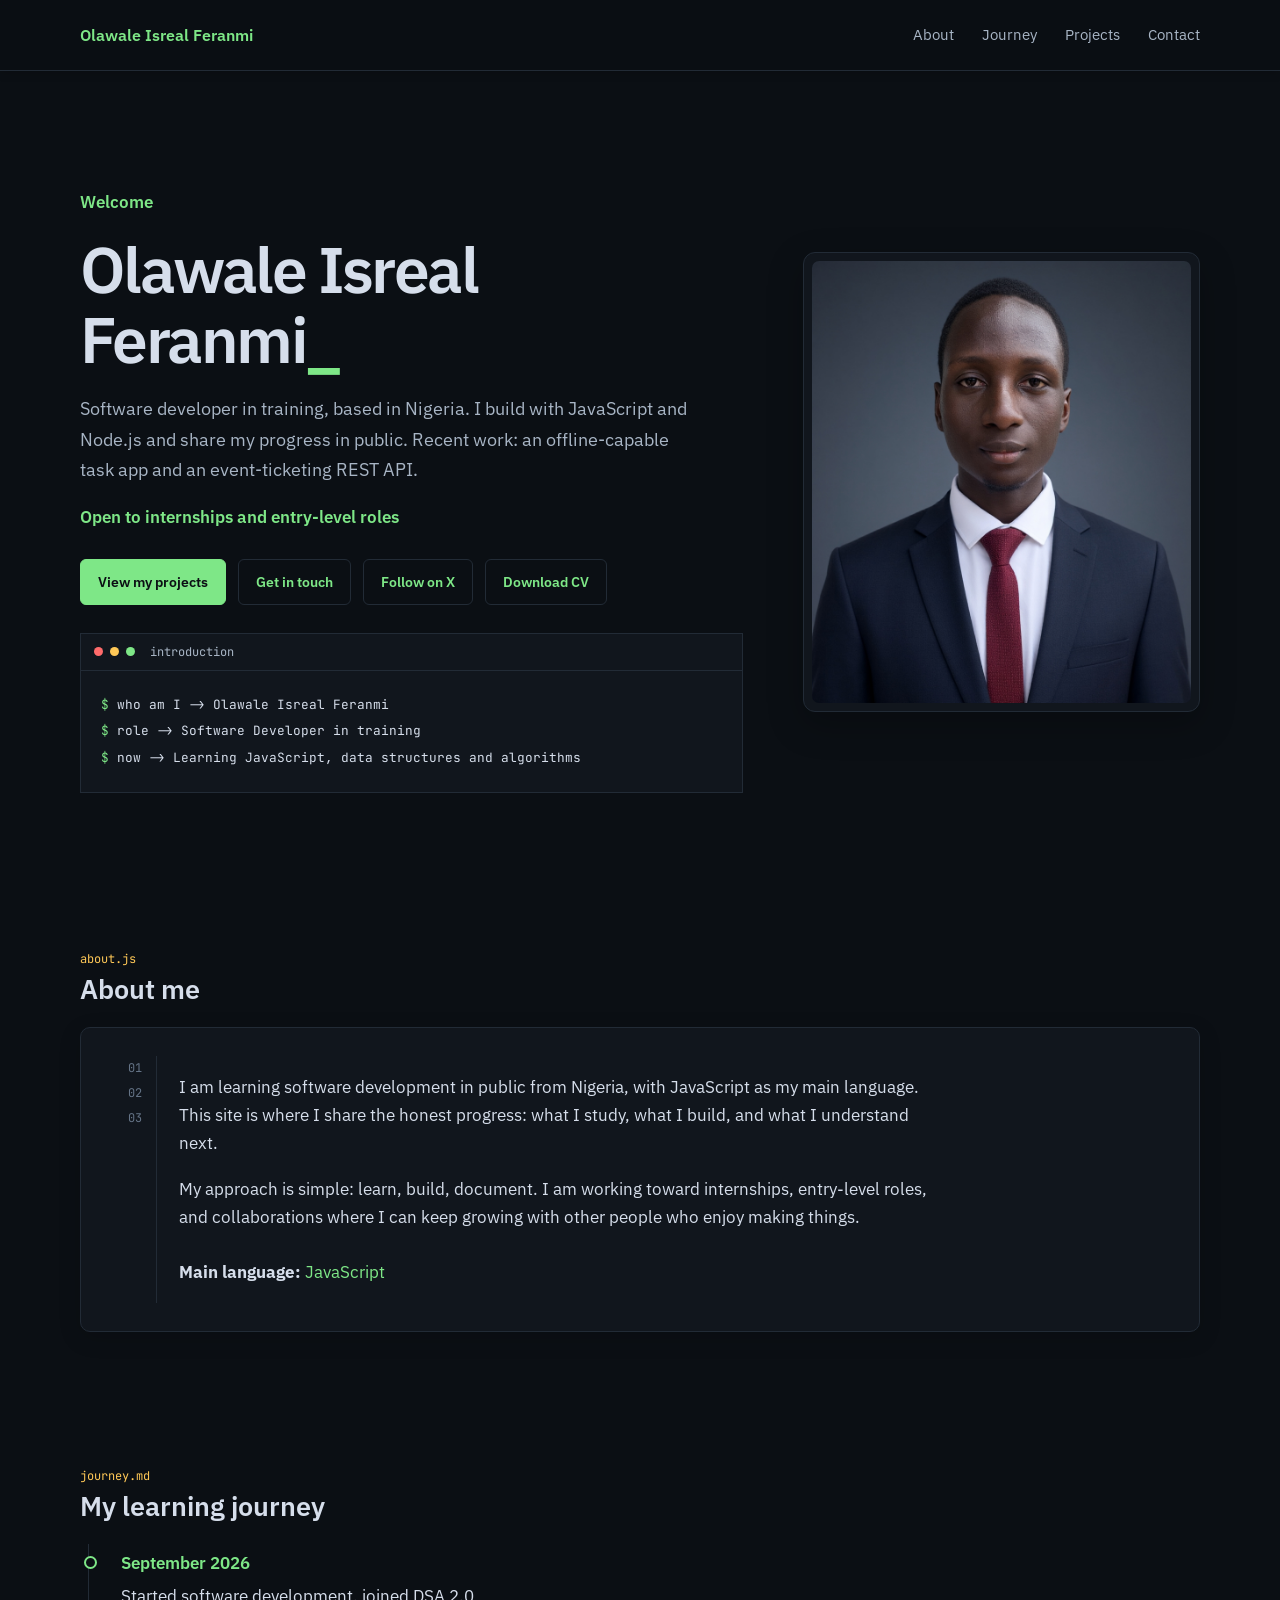
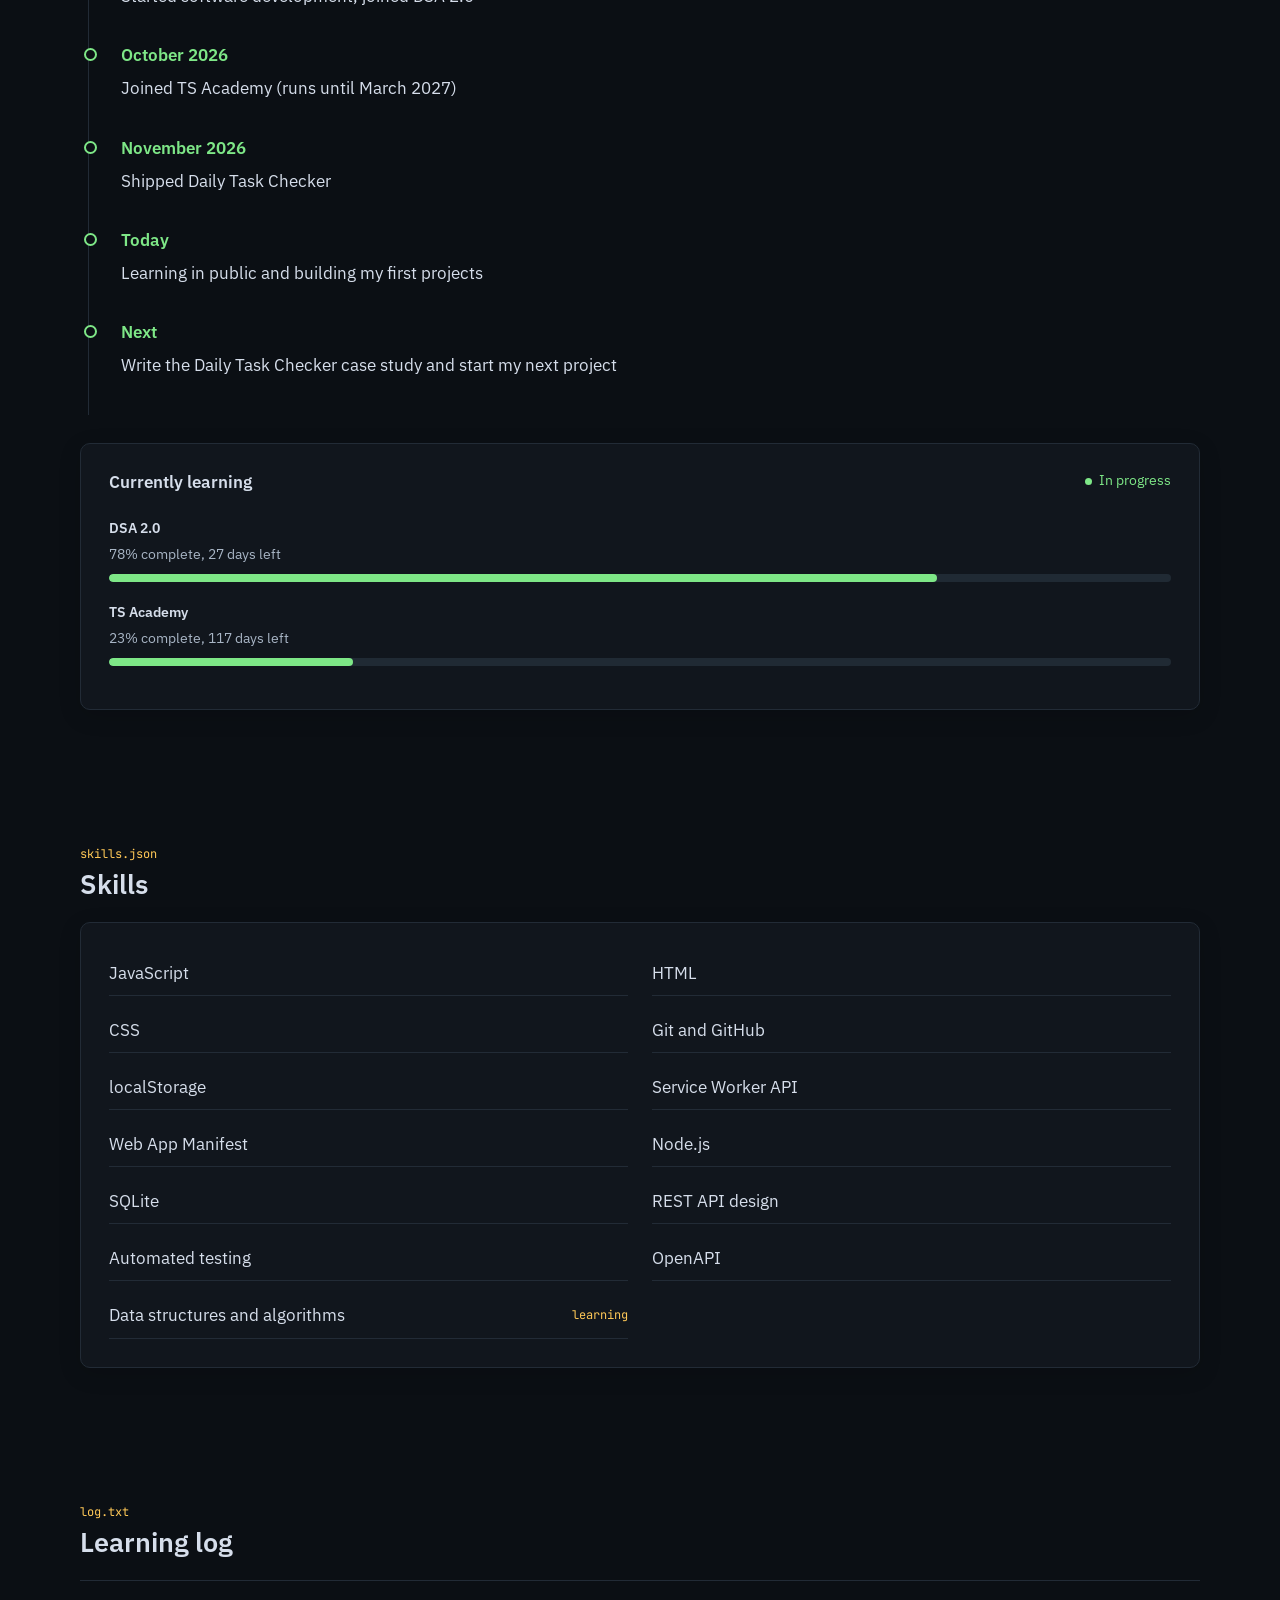
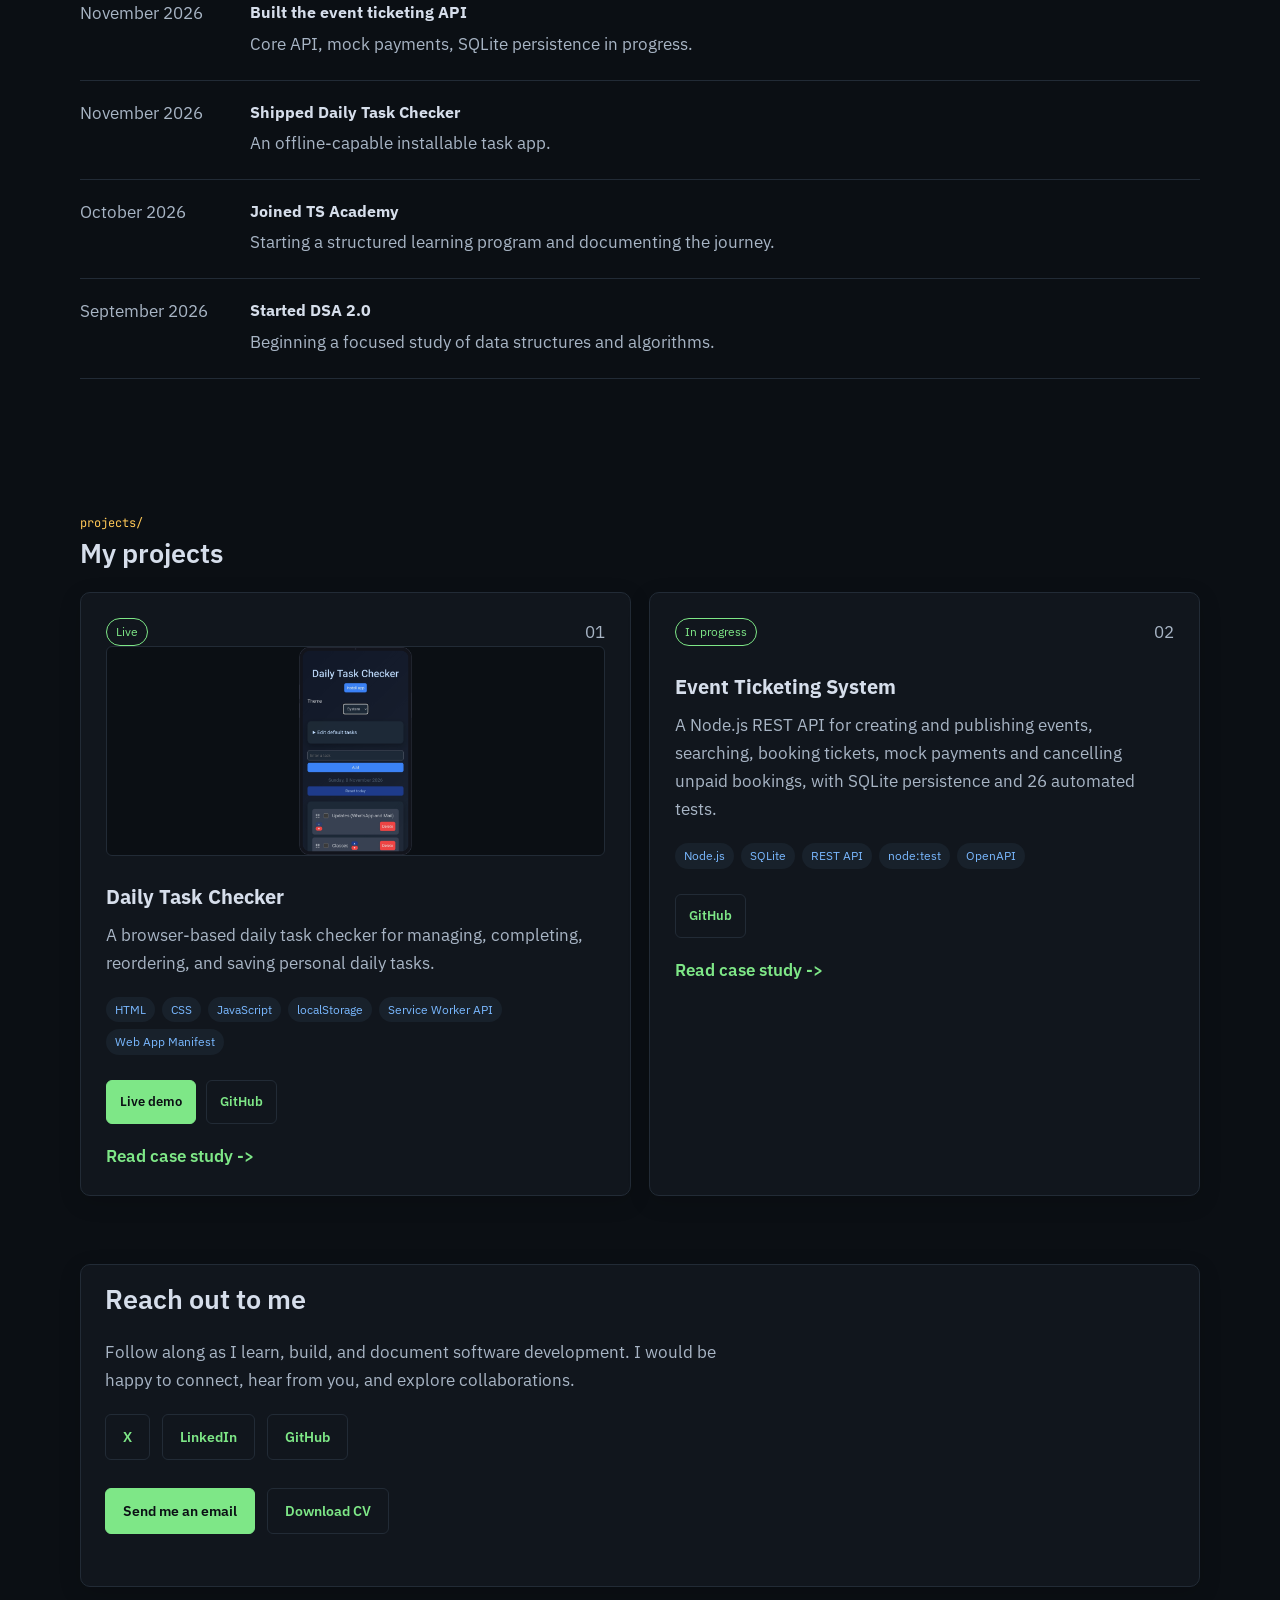
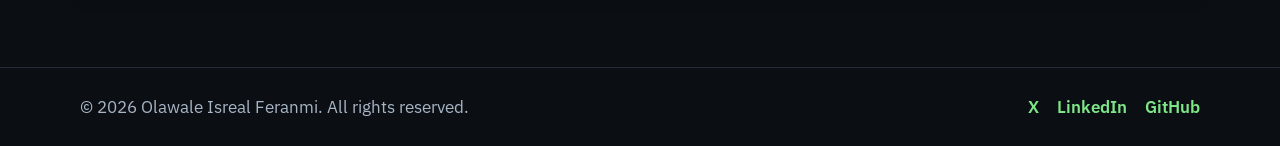
<file: index.html>
<!doctype html>
<html lang="en">
<head>
  <meta charset="utf-8">
  <meta name="viewport" content="width=device-width, initial-scale=1">
  <meta name="description" content="Olawale Isreal Feranmi is a software developer in training sharing his JavaScript learning journey in public.">
  <meta name="author" content="Olawale Isreal Feranmi">
  <meta property="og:title" content="Olawale Isreal Feranmi | Software developer in training">
  <meta property="og:description" content="Follow Olawale's software development learning journey in public.">
  <meta property="og:type" content="website">
  <meta property="og:url" content="https://olawale-isreal-feranmi-portfolio-zeta.vercel.app/">
  <meta property="og:image" content="https://olawale-isreal-feranmi-portfolio-zeta.vercel.app/assets/og-image.jpg">
  <meta name="twitter:card" content="summary_large_image">
  <meta name="twitter:title" content="Olawale Isreal Feranmi">
  <meta name="twitter:description" content="A software developer in training learning JavaScript in public.">
  <meta name="twitter:url" content="https://olawale-isreal-feranmi-portfolio-zeta.vercel.app/">
  <meta name="twitter:image" content="https://olawale-isreal-feranmi-portfolio-zeta.vercel.app/assets/og-image.jpg">
  <link rel="canonical" href="https://olawale-isreal-feranmi-portfolio-zeta.vercel.app/">
  <link rel="icon" href="assets/favicon.svg" type="image/svg+xml">
  <link rel="preconnect" href="https://fonts.googleapis.com">
  <link rel="preconnect" href="https://fonts.gstatic.com" crossorigin>
  <link href="https://fonts.googleapis.com/css2?family=IBM+Plex+Sans:wght@400;500;600&family=JetBrains+Mono:wght@400;500;600;700&display=swap" rel="stylesheet">
  <link rel="stylesheet" href="css/styles.css">
  <title>Olawale Isreal Feranmi | Software developer in training</title>
  <script defer src="https://cdn.vercel-insights.com/v1/script.js"></script>
</head>
<body>
  <a class="skip-link" href="#main-content">Skip to content</a>
  <!-- Change the site identity or navigation labels here. -->
  <header class="site-header">
    <div class="container header-inner">
      <a class="logo" href="index.html" aria-label="Olawale home">Olawale Isreal Feranmi</a>
      <button class="menu-toggle" type="button" aria-expanded="false" aria-controls="site-nav">Menu</button>
      <nav id="site-nav" class="site-nav" aria-label="Primary navigation">
        <a href="#about">About</a><a href="#journey">Journey</a><a href="#projects">Projects</a><a href="#follow">Contact</a>
      </nav>
    </div>
  </header>

  <main id="main-content">
    <!-- Change the introduction and calls to action here. -->
    <section class="hero container" aria-labelledby="hero-title">
      <div class="hero-copy">
        <p class="eyebrow">Welcome</p>
        <h1 id="hero-title">Olawale Isreal Feranmi<span class="cursor" aria-hidden="true">_</span></h1>
        <p class="hero-lede">Software developer in training, based in Nigeria. I build with JavaScript and Node.js and share my progress in public. Recent work: an offline-capable task app and an event-ticketing REST API.</p>
        <p class="availability">Open to internships and entry-level roles</p>
        <div class="button-row"><a class="button button-primary" href="#projects">View my projects</a><a class="button button-secondary" href="#follow">Get in touch</a><a class="button button-secondary" href="https://x.com/AceTheSchema" target="_blank" rel="noopener noreferrer">Follow on X</a><a class="button button-secondary" href="assets/Olawale-Isreal-Feranmi-CV.pdf" download>Download CV</a></div>
        <div class="terminal-window hero-terminal" aria-label="Introduction terminal">
          <div class="window-bar"><span></span><span></span><span></span><span class="window-label">introduction</span></div>
          <div class="terminal-body"><p><span class="prompt">$</span> <span class="typing-line">who am I</span> -&gt; Olawale Isreal Feranmi</p><p><span class="prompt">$</span> role -&gt; Software Developer in training</p><p><span class="prompt">$</span> now -&gt; Learning JavaScript, data structures and algorithms</p></div>
        </div>
      </div>
      <div class="photo-frame">
        <div class="photo-wrap">
          <img src="assets/profile-photo.jpg" width="1024" height="1280" fetchpriority="high" alt="Portrait of Olawale Isreal Feranmi" onerror="this.hidden=true; this.nextElementSibling.hidden=false;">
          <div class="initials-avatar" hidden aria-label="Initials avatar">OF</div>
        </div>
      </div>
    </section>

    <div class="container">
      <!-- Change the about copy and primary language here. -->
      <section id="about" class="editor-section about-section" aria-labelledby="about-title">
        <div class="section-heading"><span class="file-tab">about.js</span><h2 id="about-title">About me</h2></div>
        <div class="content-card line-card"><div class="line-gutter" aria-hidden="true">01<br>02<br>03</div><div><p class="about-line">I am learning software development in public from Nigeria, with JavaScript as my main language. This site is where I share the honest progress: what I study, what I build, and what I understand next.</p><p class="about-line">My approach is simple: learn, build, document. I am working toward internships, entry-level roles, and collaborations where I can keep growing with other people who enjoy making things.</p><p class="about-line stack-line"><strong>Main language:</strong> JavaScript</p></div></div>
      </section>

      <!-- Change milestone wording in js/data.js and the panel heading here. -->
      <section id="journey" class="editor-section" aria-labelledby="journey-title">
        <div class="section-heading"><span class="file-tab">journey.md</span><h2 id="journey-title">My learning journey</h2></div>
        <div class="timeline" id="timeline"><article class="timeline-item"><span class="timeline-date">September 2026</span><p>Started software development, joined DSA 2.0</p></article><article class="timeline-item"><span class="timeline-date">October 2026</span><p>Joined TS Academy (runs until March 2027)</p></article><article class="timeline-item"><span class="timeline-date">November 2026</span><p>Shipped Daily Task Checker</p></article><article class="timeline-item"><span class="timeline-date">Today</span><p>Learning in public and building my first projects</p></article><article class="timeline-item"><span class="timeline-date">Next</span><p>Write the Daily Task Checker case study and start my next project</p></article></div>
        <div class="learning-panel"><div class="panel-heading"><span>Currently learning</span><span class="status-dot">In progress</span></div><div id="program-progress" class="progress-list"><div class="progress-item"><div class="progress-label"><strong>DSA 2.0</strong><span>55% complete, 53 days left</span></div><div class="progress-track" role="progressbar" aria-label="DSA 2.0 progress" aria-valuenow="55" aria-valuemin="0" aria-valuemax="100"><span style="width:55%"></span></div></div><div class="progress-item"><div class="progress-label"><strong>TS Academy</strong><span>5% complete, 143 days left</span></div><div class="progress-track" role="progressbar" aria-label="TS Academy progress" aria-valuenow="5" aria-valuemin="0" aria-valuemax="100"><span style="width:5%"></span></div></div></div></div>
      </section>

      <!-- Change the skills list in js/data.js. -->
      <section id="skills" class="editor-section skills-section" aria-labelledby="skills-title">
        <div class="section-heading"><span class="file-tab">skills.json</span><h2 id="skills-title">Skills</h2></div>
        <div class="content-card"><ul id="skills-list" class="skills-list"><li><span>JavaScript</span></li><li><span>HTML</span></li><li><span>CSS</span></li><li><span>Git and GitHub</span></li><li><span>localStorage</span></li><li><span>Service Worker API</span></li><li><span>Web App Manifest</span></li><li><span>Data structures and algorithms</span><small>learning</small></li></ul></div>
      </section>

      <!-- Change learning entries in js/data.js. -->
      <section id="log" class="editor-section" aria-labelledby="log-title">
        <div class="section-heading"><span class="file-tab">log.txt</span><h2 id="log-title">Learning log</h2></div>
        <div id="learning-log" class="log-list"><article class="log-entry"><time>November 2026</time><div><h3>Built the event ticketing API</h3><p>Core API, mock payments, SQLite persistence in progress.</p></div></article><article class="log-entry"><time>November 2026</time><div><h3>Shipped Daily Task Checker</h3><p>An offline-capable installable task app.</p></div></article><article class="log-entry"><time>October 2026</time><div><h3>Joined TS Academy</h3><p>Starting a structured learning program and documenting the journey.</p></div></article><article class="log-entry"><time>September 2026</time><div><h3>Started DSA 2.0</h3><p>Beginning a focused study of data structures and algorithms.</p></div></article></div><button id="log-more" class="text-button" type="button" hidden>Show more</button>
      </section>

      <!-- Add projects in js/data.js; the grid fills automatically. -->
      <section id="projects" class="editor-section" aria-labelledby="projects-title">
        <div class="section-heading section-heading-with-actions"><div><span class="file-tab">projects/</span><h2 id="projects-title">My projects</h2></div><div id="project-filters" class="filters" aria-label="Filter projects" hidden></div></div>
        <div id="projects-grid" class="projects-grid"><article class="project-card"><div class="project-card-top"><span class="status-badge">Live</span><span class="project-index">01</span></div><img class="project-image" src="assets/task_manager_1.jpg" width="576" height="1280" loading="lazy" alt="Daily Task Checker project screenshot"><h3>Daily Task Checker</h3><p>A browser-based daily task checker for managing, completing, reordering, and saving personal daily tasks.</p><div class="tags"><span>HTML</span><span>CSS</span><span>JavaScript</span><span>localStorage</span><span>Service Worker API</span><span>Web App Manifest</span></div><div class="project-actions"><a class="button button-primary" href="https://daily-task-checker-app.vercel.app/" target="_blank" rel="noopener noreferrer">Live demo</a><a class="button button-secondary" href="https://github.com/Acedigitals/Daily-Task-Checker-App" target="_blank" rel="noopener noreferrer">GitHub</a></div><a class="case-link" href="project.html?id=daily-task-checker">Read case study <span aria-hidden="true">-&gt;</span></a></article><article class="project-card"><div class="project-card-top"><span class="status-badge">In progress</span><span class="project-index">02</span></div><h3>Event Ticketing System</h3><p>A Node.js REST API for creating and publishing events, searching, booking tickets, mock payments and cancelling unpaid bookings, with SQLite persistence and 26 automated tests.</p><div class="tags"><span>Node.js</span><span>SQLite</span><span>REST API</span><span>node:test</span><span>OpenAPI</span></div><div class="project-actions"><a class="button button-secondary" href="https://github.com/Acedigitals/MY-DSA-PROJECT" target="_blank" rel="noopener noreferrer">GitHub</a></div><a class="case-link" href="project.html?id=event-ticketing-system">Read case study <span aria-hidden="true">-&gt;</span></a></article></div>
      </section>

      <!-- Change social links and the invitation copy in js/data.js. -->
      <section id="follow" class="follow-panel editor-section" aria-labelledby="follow-title">
        <div class="section-heading"><h2 id="follow-title">Reach out to me</h2></div>
        <p>Follow along as I learn, build, and document software development. I would be happy to connect, hear from you, and explore collaborations.</p>
        <div class="button-row social-links" id="social-links"><a class="button button-secondary" href="https://x.com/AceTheSchema" target="_blank" rel="noopener noreferrer">X</a><a class="button button-secondary" href="https://ng.linkedin.com/in/isreal-olawale-a229403a8" target="_blank" rel="noopener noreferrer">LinkedIn</a><a class="button button-secondary" href="https://github.com/Acedigitals" target="_blank" rel="noopener noreferrer">GitHub</a></div>
        <div class="button-row"><a class="button button-primary" href="mailto:11isrealolawale@gmail.com">Send me an email</a><a class="button button-secondary" href="assets/Olawale-Isreal-Feranmi-CV.pdf" download>Download CV</a></div>
      </section>
    </div>
  </main>
  <!-- Change the footer tagline here. -->
  <footer class="site-footer"><div class="container"><span>&copy; <span id="current-year">2026</span> Olawale Isreal Feranmi. All rights reserved.</span><div class="footer-links"><a href="https://x.com/AceTheSchema" target="_blank" rel="noopener noreferrer">X</a><a href="https://ng.linkedin.com/in/isreal-olawale-a229403a8" target="_blank" rel="noopener noreferrer">LinkedIn</a><a href="https://github.com/Acedigitals" target="_blank" rel="noopener noreferrer">GitHub</a></div></div></footer>
  <script src="js/data.js"></script><script src="js/main.js"></script>
</body>
</html>
</file>
<file: css/styles.css>
:root {
  --background: #0b0f14;
  --panel: #11161d;
  --border: #222b36;
  --text: #d6deeb;
  --muted: #a8b5c5;
  --primary: #7ee787;
  --link: #79b8ff;
  --soft-primary: #18241f;
  --sans: "IBM Plex Sans", sans-serif;
}

* { box-sizing: border-box; }
html { scroll-behavior: smooth; }
body {
  margin: 0;
  background: var(--background);
  color: var(--text);
  font-family: var(--sans);
  font-size: 17px;
  line-height: 1.65;
}
a { color: var(--link); text-decoration: none; }
a:hover { text-decoration: underline; }
:focus-visible { outline: 2px solid var(--primary); outline-offset: 4px; }
.skip-link {
  position: absolute;
  top: 12px;
  left: 12px;
  z-index: 20;
  padding: 8px 12px;
  background: var(--primary);
  color: var(--background);
  transform: translateY(-160%);
}
.skip-link:focus { transform: translateY(0); }
.container { width: min(1120px, calc(100% - 40px)); margin: 0 auto; }

.site-header {
  position: sticky;
  top: 0;
  z-index: 10;
  background: rgba(11, 15, 20, .96);
  border-bottom: 1px solid var(--border);
  box-shadow: 0 1px 10px rgba(0, 0, 0, .2);
  backdrop-filter: blur(10px);
}
.header-inner {
  min-height: 70px;
  display: flex;
  align-items: center;
  justify-content: space-between;
}
.logo { color: var(--primary); font-size: 1rem; font-weight: 600; }
.site-nav { display: flex; gap: 28px; font-size: .95rem; }
.site-nav a { display: inline-flex; min-height: 44px; align-items: center; color: var(--muted); }
.site-nav a:hover { color: var(--primary); text-decoration: none; }
.menu-toggle {
  display: none;
  min-height: 44px;
  padding: 8px 12px;
  border: 1px solid var(--border);
  border-radius: 6px;
  background: transparent;
  color: var(--text);
  font: inherit;
}

.hero {
  display: grid;
  grid-template-columns: 1.25fr .75fr;
  gap: 60px;
  align-items: center;
  padding: 100px 0 90px;
}
.eyebrow { color: var(--primary); font-weight: 600; }
.hero h1 {
  margin: 18px 0;
  font-size: clamp(2.2rem, 5vw, 4.3rem);
  line-height: 1.1;
  letter-spacing: -.04em;
  font-weight: 600;
}
.hero-lede { max-width: 620px; color: var(--muted); font-size: 1.15rem; }
.availability { margin: 18px 0 0; color: var(--primary); font-weight: 600; }
.button-row { display: flex; flex-wrap: wrap; gap: 12px; margin: 28px 0; }
.button {
  display: inline-block;
  min-height: 44px;
  display: inline-flex;
  align-items: center;
  padding: 10px 17px;
  border: 1px solid var(--primary);
  border-radius: 6px;
  font-size: .9rem;
  font-weight: 600;
}
.button-primary { background: var(--primary); color: var(--background); }
.button-primary:hover { background: #a2f6aa; text-decoration: none; }
.button-secondary { border-color: var(--border); color: var(--primary); }
.button-secondary:hover { background: var(--soft-primary); border-color: var(--primary); text-decoration: none; }
.photo-frame {
  position: relative;
  padding: 8px;
  border: 1px solid var(--border);
  border-radius: 12px;
  background: var(--panel);
  box-shadow: 0 12px 35px rgba(0, 0, 0, .25);
}
.photo-label {
  position: absolute;
  top: -34px;
  left: 0;
  color: var(--muted);
  font-size: .85rem;
}
.photo-wrap {
  aspect-ratio: 6 / 7;
  display: grid;
  place-items: center;
  overflow: hidden;
  border-radius: 7px;
  background: #18212b;
}
.photo-wrap img { width: 100%; height: 100%; object-fit: cover; }
.initials-avatar { color: var(--primary); font-size: clamp(3rem, 10vw, 7rem); font-weight: 600; }
.hero-terminal { margin-top: 28px; border: 1px solid var(--border); background: var(--panel); }
.window-bar { display: flex; align-items: center; gap: 7px; height: 37px; padding: 0 13px; border-bottom: 1px solid var(--border); color: var(--muted); font: .75rem "JetBrains Mono", monospace; }
.window-bar > span:not(.window-label) { width: 9px; height: 9px; border-radius: 50%; background: var(--border); }
.window-bar > span:first-child { background: #ff6b6b; }
.window-bar > span:nth-child(2) { background: #ffc857; }
.window-bar > span:nth-child(3) { background: var(--primary); }
.window-label { margin-left: 8px; }
.terminal-body { padding: 18px 20px; overflow-wrap: anywhere; font: .8rem/1.7 "JetBrains Mono", monospace; }
.terminal-body p { margin: 5px 0; }
.prompt { color: var(--primary); }
.typing-line { display: inline-block; max-width: 100%; overflow: hidden; vertical-align: bottom; white-space: nowrap; animation: typing 3s steps(30, end) infinite alternate; }
.cursor { color: var(--primary); animation: blink 1s step-end infinite; }
.hero-terminal .window-bar,
.hero-terminal .terminal-body p {
  opacity: 0;
  animation: introduction-reveal .6s ease forwards;
}
.hero-terminal .terminal-body p:nth-child(1) { animation-delay: .6s; }
.hero-terminal .terminal-body p:nth-child(2) { animation-delay: 1.8s; }
.hero-terminal .terminal-body p:nth-child(3) { animation-delay: 3s; }

.editor-section { padding: 68px 0; }
.section-heading { display: flex; flex-direction: column; align-items: flex-start; gap: 6px; margin-bottom: 22px; }
.file-tab { color: #ffc857; font: .75rem "JetBrains Mono", monospace; }
.section-heading h2 { margin: 0; font-size: 1.7rem; line-height: 1.2; font-weight: 600; }
.section-heading-with-actions { flex-direction: row; align-items: flex-end; justify-content: space-between; }
.section-heading-with-actions > div:first-child { display: flex; flex-direction: column; align-items: flex-start; gap: 6px; }
.content-card,
.learning-panel,
.follow-panel,
.project-card,
.slot-card {
  border: 1px solid var(--border);
  border-radius: 10px;
  background: var(--panel);
  box-shadow: 0 6px 22px rgba(0, 0, 0, .15);
}
.content-card { padding: 28px; }
.line-card { display: grid; grid-template-columns: 48px 1fr; gap: 22px; }
.line-gutter { padding-right: 14px; border-right: 1px solid var(--border); color: #657487; font: .75rem/2.05 "JetBrains Mono", monospace; text-align: right; }
.about-section .file-tab,
.about-section h2,
.about-section .line-card,
.about-section .line-gutter {
  opacity: 0;
  animation: about-section-reveal .6s ease forwards;
}
.about-section h2 { animation-delay: .2s; }
.about-section .line-card { animation-delay: .4s; }
.about-section .line-gutter { animation-delay: .6s; }
.about-line {
  clip-path: inset(0 100% 0 0);
  animation: about-line-reveal .9s steps(32, end) forwards;
}
.about-section .about-line:nth-child(1) { animation-delay: 1s; }
.about-section .about-line:nth-child(2) { animation-delay: 1.9s; }
.about-section .about-line:nth-child(3) { animation-delay: 2.8s; }
.content-card p { max-width: 760px; }
.stack-line { padding-top: 10px; color: var(--primary); }
.stack-line strong { color: var(--text); }
.skills-list { display: grid; grid-template-columns: repeat(2, minmax(0, 1fr)); gap: 12px 24px; margin: 0; padding: 0; list-style: none; }
.skills-list li { display: flex; align-items: center; justify-content: space-between; gap: 12px; min-height: 44px; padding: 8px 0; border-bottom: 1px solid var(--border); }
.skills-list small { color: #ffc857; font: .75rem "JetBrains Mono", monospace; }
.timeline { margin-left: 8px; padding: 5px 0; border-left: 1px solid var(--border); }
.timeline-item { position: relative; padding: 0 0 26px 32px; }
.timeline-item:before {
  content: "";
  position: absolute;
  left: -5px;
  top: 7px;
  width: 9px;
  height: 9px;
  border: 2px solid var(--primary);
  border-radius: 50%;
  background: var(--background);
}
.timeline-date { color: var(--primary); font-weight: 600; }
.timeline-item p { margin: 5px 0; }
.learning-panel { margin-top: 28px; padding: 25px 28px; }
.panel-heading { display: flex; justify-content: space-between; gap: 15px; }
.panel-heading { margin-bottom: 20px; font-size: 1.05rem; font-weight: 600; }
.status-dot { color: var(--primary); font-size: .85rem; font-weight: 400; }
.status-dot:before {
  content: "";
  display: inline-block;
  width: 7px;
  height: 7px;
  margin-right: 7px;
  border-radius: 50%;
  background: var(--primary);
}
.progress-item { margin: 18px 0; }
.progress-label { display: flex; flex-direction: column; gap: 2px; color: var(--muted); font-size: .9rem; }
.progress-label strong { color: var(--text); font-weight: 600; }
.progress-track { height: 8px; margin-top: 8px; overflow: hidden; border-radius: 20px; background: #202a34; }
.progress-track span { display: block; height: 100%; border-radius: 20px; background: var(--primary); transition: width .5s ease; }

.log-list { border-top: 1px solid var(--border); }
.log-entry { display: grid; grid-template-columns: 150px 1fr; gap: 20px; padding: 18px 0; border-bottom: 1px solid var(--border); }
.log-entry time { color: var(--muted); }
.log-entry h3 { margin: 0; color: var(--text); font-size: 1rem; }
.log-entry p { margin: 4px 0; color: var(--muted); }
.text-button, .filter-button {
  padding: 12px 0;
  border: 0;
  background: none;
  color: var(--link);
  cursor: pointer;
  font: inherit;
}
.text-button, .filter-button { min-height: 44px; }
.section-heading-with-actions { justify-content: space-between; }
.filters { display: flex; gap: 12px; }
.filter-button { padding: 7px 11px; border: 1px solid var(--border); border-radius: 6px; color: var(--muted); font-size: .9rem; }
.filter-button.active, .filter-button:hover { border-color: var(--primary); background: var(--soft-primary); color: var(--primary); }

.projects-grid { display: grid; grid-template-columns: repeat(2, 1fr); gap: 18px; }
.project-card, .slot-card { padding: 25px; }
.project-image { display: block; width: 100%; height: 210px; margin: 0 0 22px; border: 1px solid var(--border); border-radius: 6px; background: var(--background); object-fit: contain; }
.project-card-top { display: flex; justify-content: space-between; }
.status-badge { display: inline-block; padding: 3px 9px; border: 1px solid var(--primary); border-radius: 999px; color: var(--primary); font-size: .75rem; }
.project-index { color: var(--muted); }
.project-card h3 { margin: 24px 0 8px; font-size: 1.25rem; }
.project-card p, .slot-card p { margin: 0 0 20px; color: var(--muted); }
.tags { display: flex; flex-wrap: wrap; gap: 7px; margin-bottom: 25px; }
.tags span { padding: 3px 9px; border-radius: 999px; background: #18212b; color: var(--link); font-size: .75rem; }
.case-link { color: var(--primary); font-weight: 600; }
.project-actions { display: flex; flex-wrap: wrap; gap: 10px; margin: 0 0 18px; }
.project-actions .button { min-height: 44px; padding: 8px 13px; font-size: .82rem; }
.slot-card { min-height: 190px; border-style: dashed; }
.slot-card strong { color: var(--text); font-size: 1rem; }

.follow-panel { margin-bottom: 80px; padding: 18px 24px 24px; }
.follow-panel > p { max-width: 650px; color: var(--muted); }
.social-links { margin: 20px 0 12px; }
.site-footer { padding: 25px 0; border-top: 1px solid var(--border); background: var(--background); color: var(--muted); }
.site-footer .container { display: flex; justify-content: space-between; gap: 15px; flex-wrap: wrap; }
.site-footer a { color: var(--primary); font-weight: 600; }
.footer-links { display: flex; gap: 18px; }

.project-main { padding: 70px 0; }
.case-study { max-width: 850px; margin: 0 auto; }
.case-header { padding: 35px 0 50px; border-bottom: 1px solid var(--border); }
.case-header h1 { margin: 18px 0; font-size: clamp(2rem, 5vw, 3.5rem); line-height: 1.15; font-weight: 600; }
.case-summary { color: var(--muted); font-size: 1.1rem; }
.case-sections { display: grid; grid-template-columns: repeat(2, 1fr); gap: 30px; padding: 40px 0; }
.case-sections section:last-child { grid-column: 1 / -1; }
.case-sections h2, .gallery h2 { color: var(--text); font-size: 1.1rem; }
.case-sections p { color: var(--muted); }
.gallery > div { display: grid; grid-template-columns: repeat(2, 1fr); gap: 15px; }
.gallery img { width: 100%; height: auto; border: 1px solid var(--border); border-radius: 8px; }
.not-found { max-width: 700px; margin: 50px auto; }
.not-found h1 { margin-top: 0; }
.muted { color: var(--muted); }
@keyframes typing { from { max-width: 0; } to { max-width: 100%; } }
@keyframes blink { 50% { opacity: 0; } }
@keyframes about-line-reveal { to { clip-path: inset(0 0 0 0); } }
@keyframes about-section-reveal { to { opacity: 1; } }
@keyframes introduction-reveal { to { opacity: 1; } }

@media (max-width: 760px) {
  .container { width: min(100% - 28px, 1120px); }
  .header-inner { min-height: 60px; }
  .menu-toggle { display: block; }
  .site-nav { display: none; position: absolute; top: 60px; left: 0; right: 0; flex-direction: column; gap: 4px; padding: 15px 14px; border-bottom: 1px solid var(--border); background: var(--panel); }
  .site-nav.is-open { display: flex; }
  .project-nav { display: flex; position: static; padding: 0; border: 0; background: none; }
  .hero { display: flex; flex-direction: column; gap: 35px; align-items: stretch; padding: 50px 0 35px; }
  .hero .hero-copy { order: 1; }
  .hero .photo-frame { order: 2; width: 160px; align-self: center; border-radius: 50%; }
  .hero .photo-wrap { border-radius: 50%; }
  .hero .button-row { flex-direction: column; }
  .hero .button-row .button { width: 100%; justify-content: center; }
  .hero h1 { font-size: 2.2rem; }
  .hero-lede { font-size: 1rem; }
  .photo-frame { width: min(100%, 330px); align-self: center; }
  .editor-section { padding: 48px 0; }
  .section-heading-with-actions { align-items: flex-start; flex-direction: column; gap: 15px; }
  .projects-grid, .case-sections { grid-template-columns: 1fr; }
  .case-sections section:last-child { grid-column: auto; }
  .log-entry { grid-template-columns: 1fr; gap: 3px; }
  .gallery > div { grid-template-columns: 1fr; }
  .project-main { padding: 50px 0; }
  .follow-panel { margin-bottom: 50px; }
  .project-card { width: 100%; }
  .project-image { height: 180px; }
  .line-card { grid-template-columns: 38px 1fr; gap: 14px; }
  .about-section .line-gutter { display: none; }
  .about-section .line-card { display: block; }
  .skills-list { grid-template-columns: 1fr; }
}

@media (prefers-reduced-motion: reduce) {
  *, *::before, *::after { animation: none !important; scroll-behavior: auto !important; transition: none !important; }
  .about-section .file-tab,
  .about-section h2,
  .about-section .line-card,
  .about-section .line-gutter,
  .about-line { opacity: 1; clip-path: none; animation: none; }
  .hero-terminal .window-bar,
  .hero-terminal .terminal-body p { opacity: 1; animation: none; }
}
</file>
